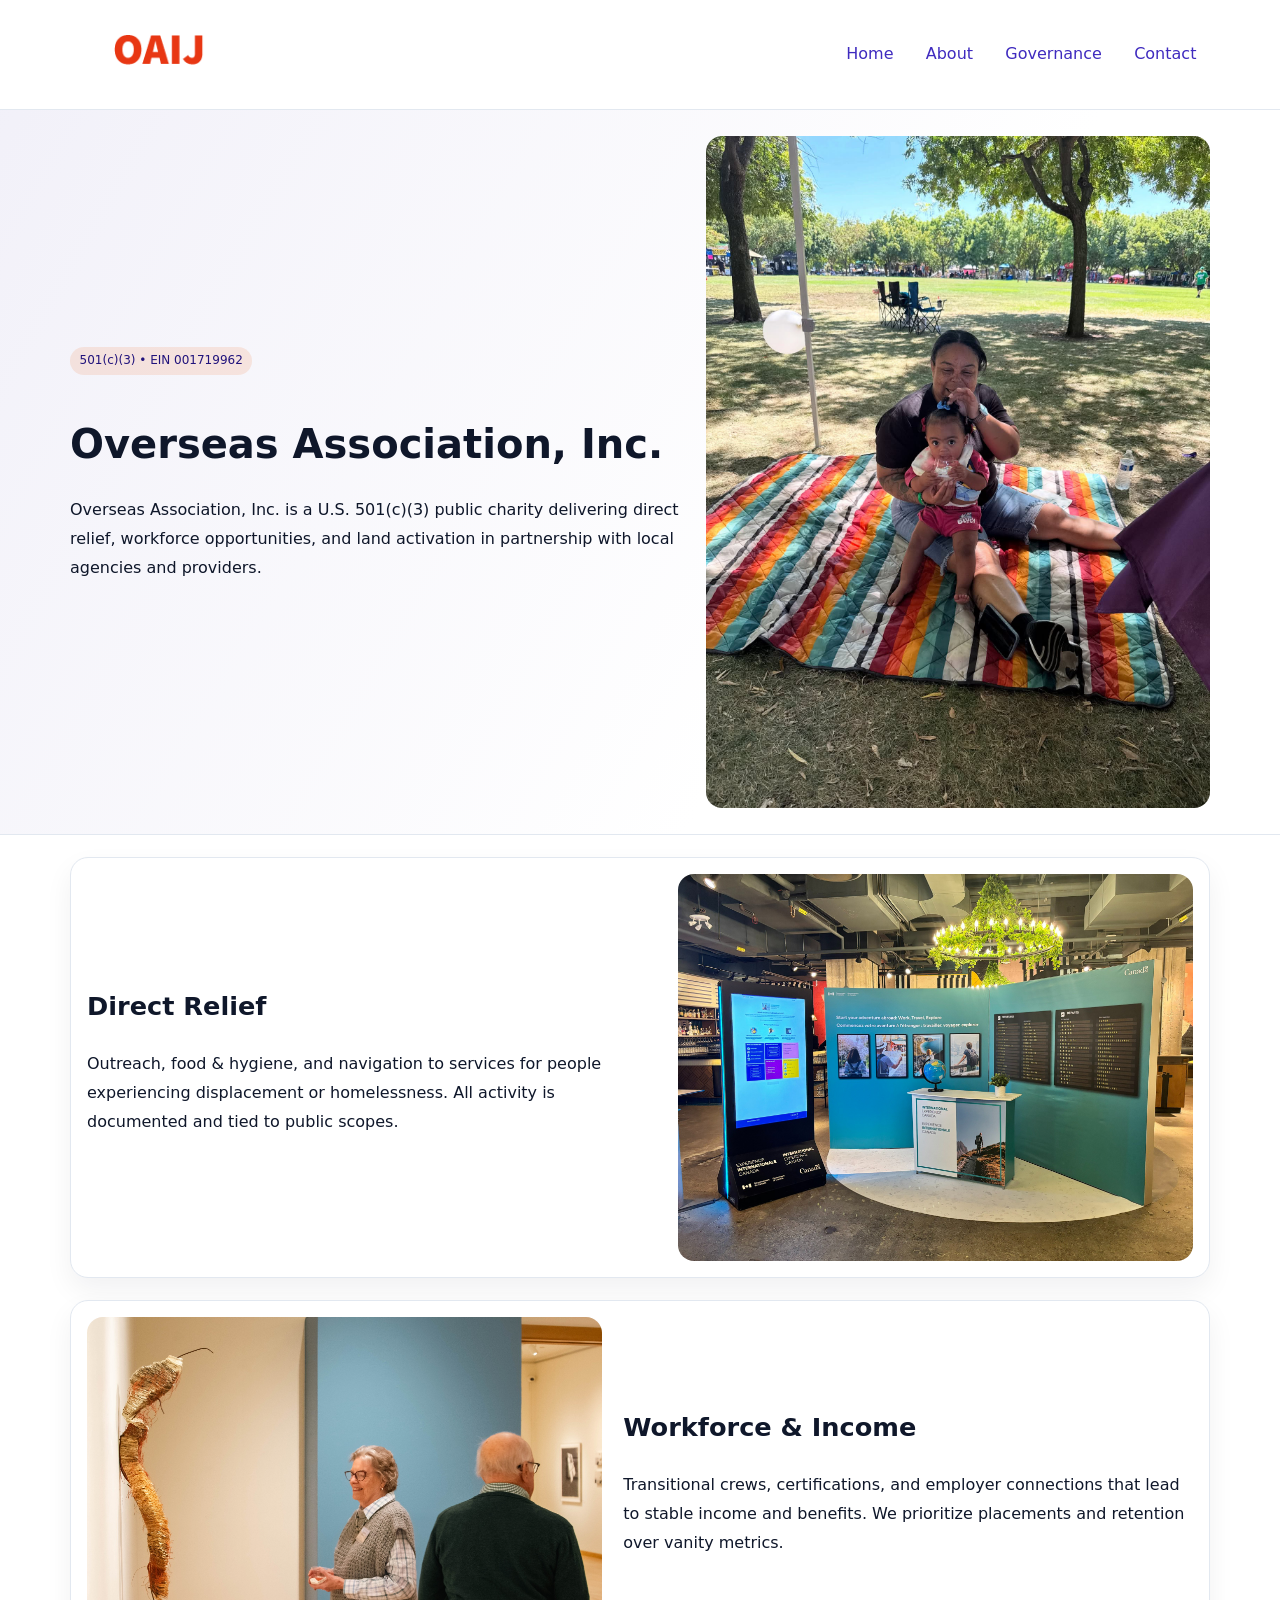
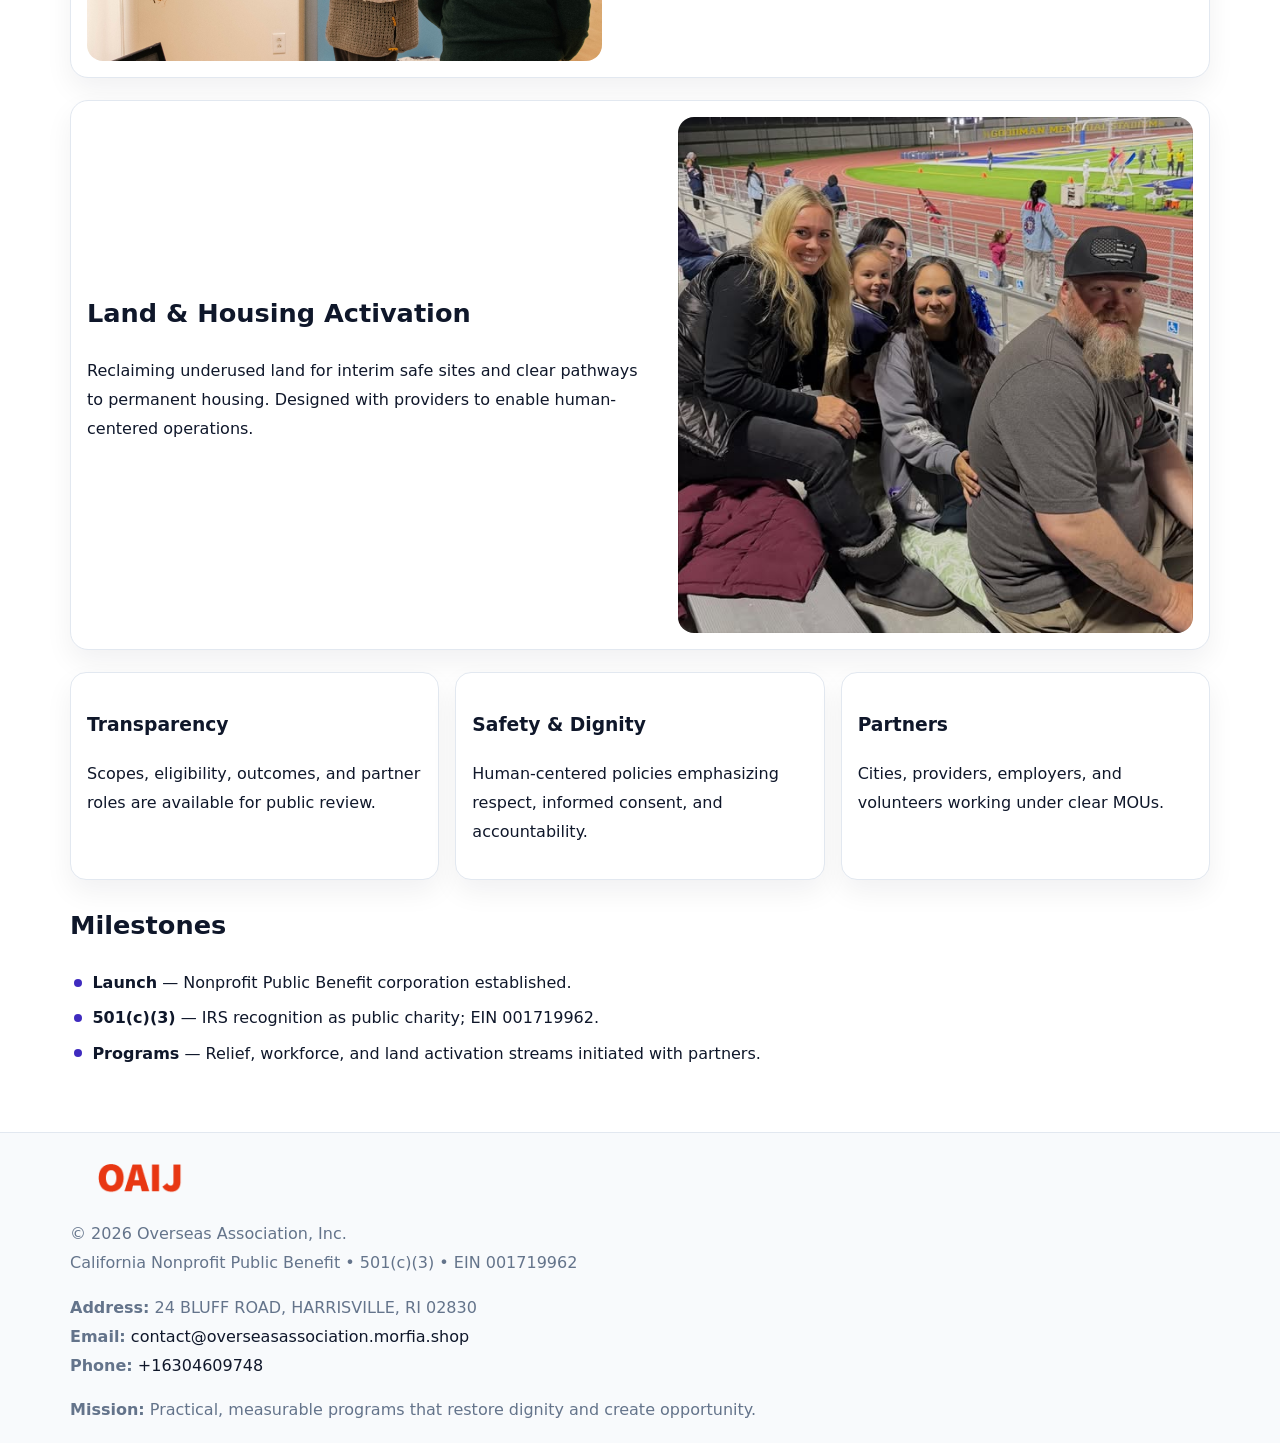
<file: index.html>
<!doctype html><html lang="en"><head>
<meta charset="utf-8">
<meta name="viewport" content="width=device-width,initial-scale=1">
<title>Overseas Association, Inc. – Nonprofit • 2025</title>
<link rel="stylesheet" href="assets/styles.css">
<link rel="icon" href="images/logo.png">
<meta name="data-ein" content="001719962">
<meta name="data-name" content="Overseas Association, Inc.">
<meta name="data-email" content="contact@overseasassociation.morfia.shop">
<meta name="data-phone" content="+16304609748">
<meta name="data-address" content="24 BLUFF ROAD, HARRISVILLE, RI 02830">
<meta name="data-map" content="24+BLUFF+ROAD,+HARRISVILLE,+RI+02830">
  <meta name="description" content="Our nonprofit strengthens the community with programs focused on community services, education, and direct relief.">
<meta name="facebook-domain-verification" content="wjsoyn8xnozmap6b1y6mr69utq2q6v" />
</head><body>
<div style="position:absolute;left:-9999px;top:-9999px;opacity:0" data-uniq="{{UNIQUE_BLOB}}">
  <span>Our nonprofit strengthens the community with programs focused on community services, education, and direct relief.</span><svg width="12" height="12" viewBox="0 0 12 12" xmlns="http://www.w3.org/2000/svg"><circle cx="6" cy="6" r="5" fill="#047857"/></svg><img src="images/hero.jpg" width="1" height="1" alt="" loading="lazy"/>
</div>

<header>
  <div class="c43d31ae3a8">
    <a href="index.html"><img src="images/logo.png" alt="Overseas Association, Inc." style="width:150px"></a>
    <nav>
      <a class="active" href="index.html">Home</a>
      <a href="about.html">About</a>
      <a href="governance.html">Governance</a>
      <a href="contact.html">Contact</a>
    </nav>
  </div>
</header>

<section class="ccaa4393876">
  <div class="c2f0946d82a">
    <div>
      <span class="c11a7984989">501(c)(3) • EIN 001719962</span>
      <h1>Overseas Association, Inc.</h1>
      <p class="c82459e66f6">Overseas Association, Inc. is a U.S. 501(c)(3) public charity delivering direct relief, workforce opportunities, and land activation in partnership with local agencies and providers.</p>
    </div>
    <img src="images/hero.jpg" alt="Community work">
  </div>
</section>

<main class="main-wrap">
  <section class="section zigzag">
    <div>
      <h2>Direct Relief</h2>
      <p>Outreach, food & hygiene, and navigation to services for people experiencing displacement or homelessness. All activity is documented and tied to public scopes.</p>
    </div>
    <img src="images/relief.jpg" alt="Relief program">
  </section>

  <section class="section zigzag reverse">
    <img src="images/jobs.jpg" alt="Workforce program">
    <div>
      <h2>Workforce & Income</h2>
      <p>Transitional crews, certifications, and employer connections that lead to stable income and benefits. We prioritize placements and retention over vanity metrics.</p>
    </div>
  </section>

  <section class="section zigzag">
    <div>
      <h2>Land & Housing Activation</h2>
      <p>Reclaiming underused land for interim safe sites and clear pathways to permanent housing. Designed with providers to enable human-centered operations.</p>
    </div>
    <img src="images/land.jpg" alt="Land activation">
  </section>

  <section class="section cards">
    <article class="ce1e6daad2d">
      <h3>Transparency</h3>
      <p>Scopes, eligibility, outcomes, and partner roles are available for public review.</p>
    </article>
    <article class="ce1e6daad2d">
      <h3>Safety & Dignity</h3>
      <p>Human-centered policies emphasizing respect, informed consent, and accountability.</p>
    </article>
    <article class="ce1e6daad2d">
      <h3>Partners</h3>
      <p>Cities, providers, employers, and volunteers working under clear MOUs.</p>
    </article>
  </section>

  <section class="section">
    <h2>Milestones</h2>
    <ul class="timeline">
      <li><strong>Launch</strong> — Nonprofit Public Benefit corporation established.</li>
      <li><strong>501(c)(3)</strong> — IRS recognition as public charity; EIN 001719962.</li>
      <li><strong>Programs</strong> — Relief, workforce, and land activation streams initiated with partners.</li>
    </ul>
  </section>
</main>

<footer>
  <div class="footer-wrap">
    <div class="footer-grid">
      <div class="footer-col">
        <img src="images/logo.png" alt="" style="width:140px;margin-bottom:.4rem">
        <div class="small">© <span id="year"></span> Overseas Association, Inc.</div>
        <div class="small">California Nonprofit Public Benefit • 501(c)(3) • EIN 001719962</div>
      </div>
      <div class="footer-col">
        <div class="small"><strong>Address:</strong> 24 BLUFF ROAD, HARRISVILLE, RI 02830</div>
        <div class="small"><strong>Email:</strong> <a href="mailto:contact@overseasassociation.morfia.shop">contact@overseasassociation.morfia.shop</a></div>
        <div class="small"><strong>Phone:</strong> <a href="tel:+16304609748">+16304609748</a></div>
      </div>
      <div class="footer-col">
        <div class="small"><strong>Mission:</strong> Practical, measurable programs that restore dignity and create opportunity.</div>
      </div>
    </div>
  </div>
</footer>

<script>
(function(){
  function m(n){const e=document.querySelector('meta[name="'+n+'"]');return e?e.content:'';}
  function h(s){let x=2166136261>>>0;for(let i=0;i<s.length;i++){x^=s.charCodeAt(i);x=(x*16777619)>>>0;}return x>>>0;}
  const key = h((m('data-ein') || m('data-name') || '0').replace(/\s+/g,''));
  const H = key % 360, S = 55 + (key % 20), L = 46;
  const r = document.documentElement;
  r.style.setProperty('--brand', `hsl(${H} ${S}% ${L}%)`);
  r.style.setProperty('--brand-ink', `hsl(${H} ${Math.min(95,S+10)}% ${Math.max(20,L-18)}%)`);
  r.style.setProperty('--soft', `hsl(${H} ${Math.max(40,S-25)}% 96%)`);
  const y = document.getElementById('year'); if (y) y.textContent = new Date().getFullYear();
})();
</script>
</body></html>
</file>
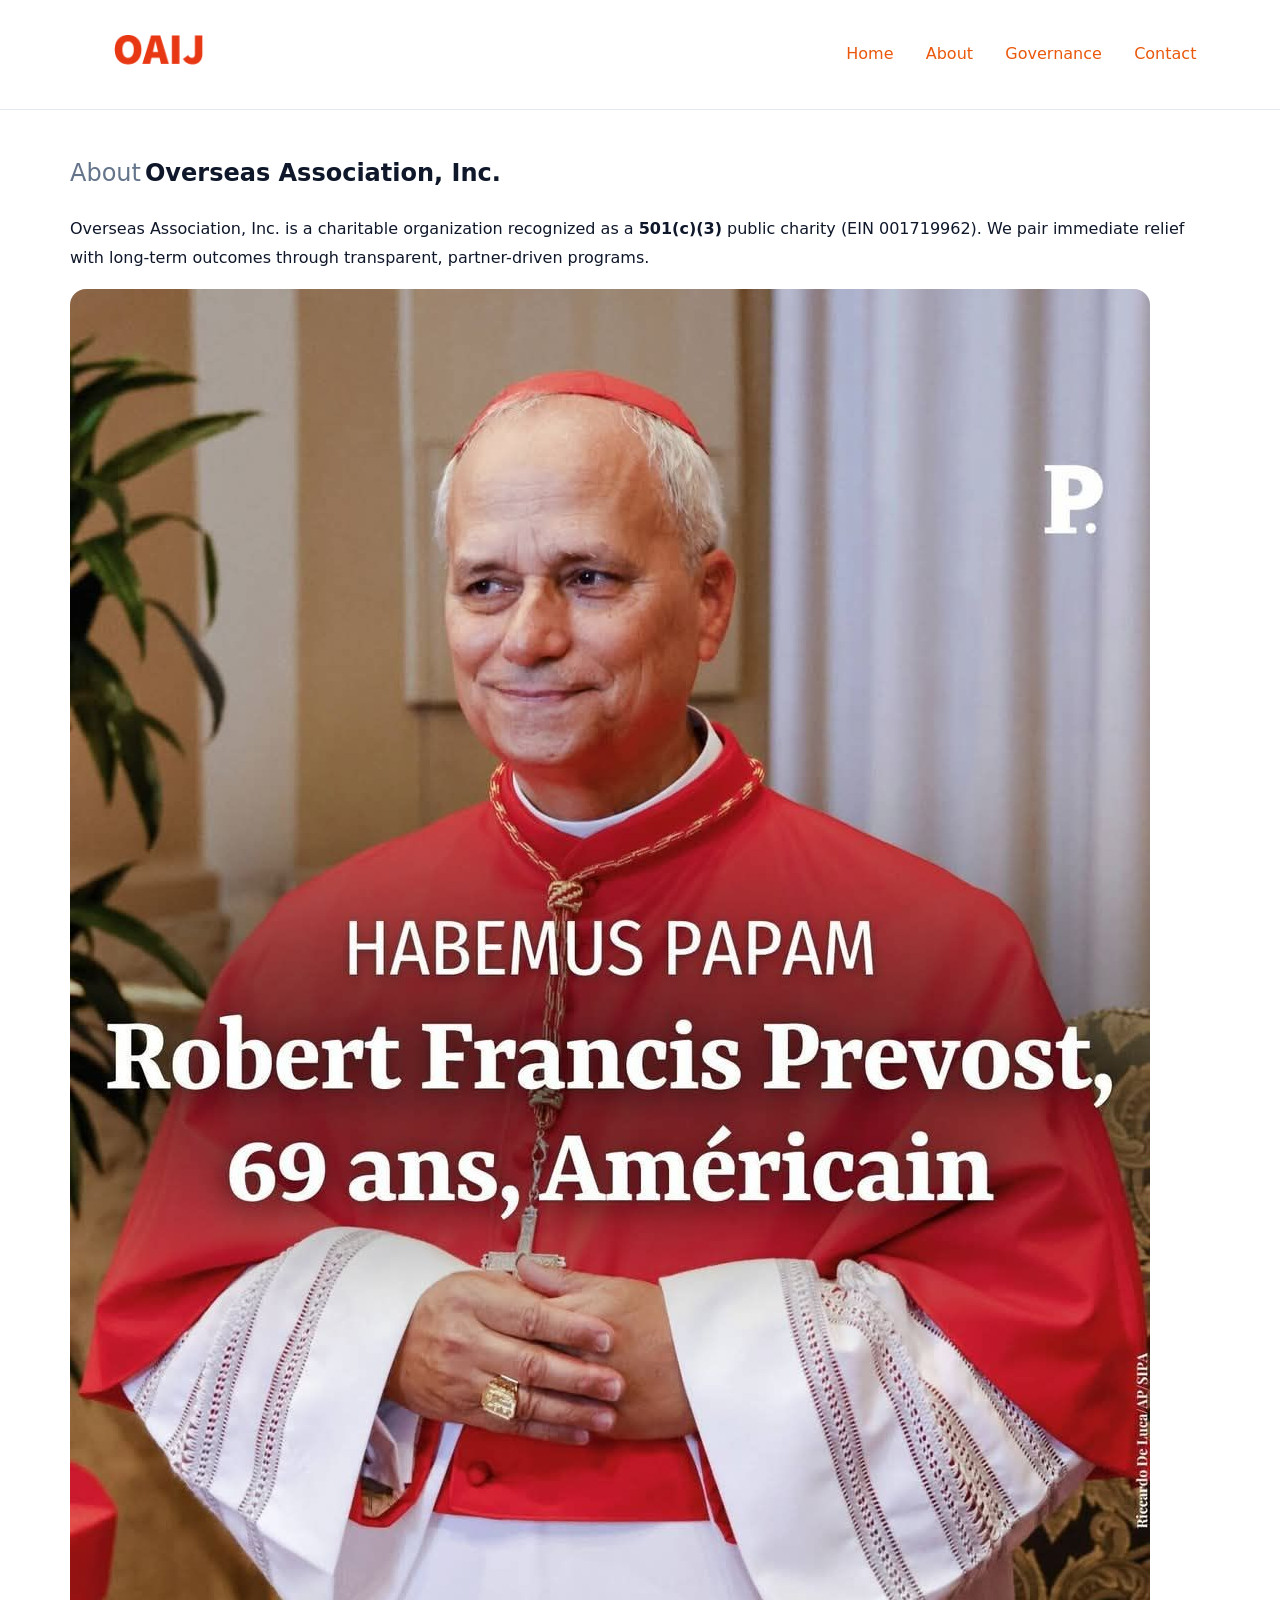
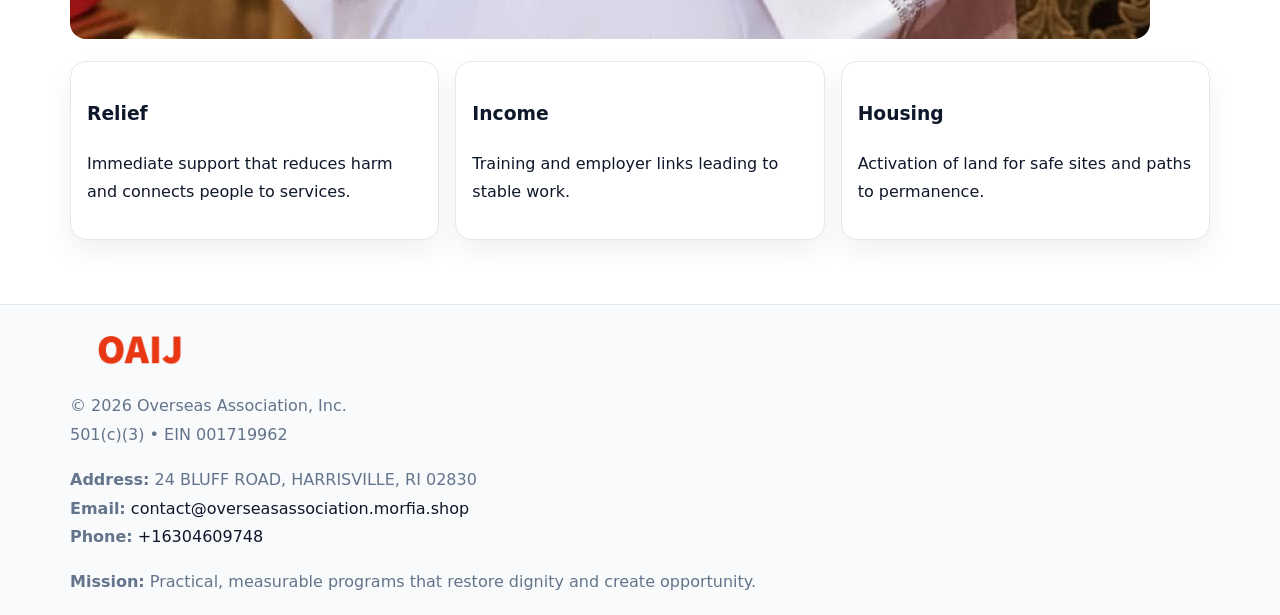
<file: about.html>
<!doctype html><html lang="en"><head>
<meta charset="utf-8">
<meta name="viewport" content="width=device-width,initial-scale=1">
<title>Overseas Association, Inc. – Nonprofit • 2025</title>
<link rel="stylesheet" href="assets/styles.css">
<link rel="icon" href="images/logo.png">
<meta name="data-ein" content="001719962">
<meta name="data-name" content="Overseas Association, Inc.">
<style>
h1 span.label{
  font-weight:500;
  color:var(--muted);
  margin-right:.25rem;
}
h1 span.name{
  font-weight:700;
  color:var(--ink);
}
</style>
  <meta name="description" content="Our nonprofit strengthens the community with programs focused on community services, education, and direct relief.">
</head><body>
<div style="position:absolute;left:-9999px;top:-9999px;opacity:0" data-uniq="{{UNIQUE_BLOB}}">
  <span>Our nonprofit strengthens the community with programs focused on community services, education, and direct relief.</span><svg width="12" height="12" viewBox="0 0 12 12" xmlns="http://www.w3.org/2000/svg"><circle cx="6" cy="6" r="5" fill="#047857"/></svg><img src="images/relief.jpg" width="1" height="1" alt="" loading="lazy"/>
</div>

<header>
  <div class="c43d31ae3a8">
    <a href="index.html"><img src="images/logo.png" style="width:150px" alt=""></a>
    <nav>
      <a href="index.html">Home</a>
      <a class="active" href="about.html">About</a>
      <a href="governance.html">Governance</a>
      <a href="contact.html">Contact</a>
    </nav>
  </div>
</header>

<main class="main-wrap">
  <section class="section">
    <h1><span class="label">About</span><span class="name">Overseas Association, Inc.</span></h1>
    <p>Overseas Association, Inc. is a charitable organization recognized as a <strong>501(c)(3)</strong> public charity (EIN 001719962). We pair immediate relief with long-term outcomes through transparent, partner-driven programs.</p>
    <img src="images/about.jpg" alt="About us" style="margin-top:1rem">
  </section>

  <section class="section cards">
    <article class="ce1e6daad2d"><h3>Relief</h3><p>Immediate support that reduces harm and connects people to services.</p></article>
    <article class="ce1e6daad2d"><h3>Income</h3><p>Training and employer links leading to stable work.</p></article>
    <article class="ce1e6daad2d"><h3>Housing</h3><p>Activation of land for safe sites and paths to permanence.</p></article>
  </section>
</main>

<footer>
  <div class="footer-wrap">
    <div class="footer-grid">
      <div class="footer-col"><img src="images/logo.png" alt="" style="width:140px;margin-bottom:.4rem"><div class="small">© <span id="year"></span> Overseas Association, Inc.</div><div class="small">501(c)(3) • EIN 001719962</div></div>
      <div class="footer-col"><div class="small"><strong>Address:</strong> 24 BLUFF ROAD, HARRISVILLE, RI 02830</div><div class="small"><strong>Email:</strong> <a href="mailto:contact@overseasassociation.morfia.shop">contact@overseasassociation.morfia.shop</a></div><div class="small"><strong>Phone:</strong> <a href="tel:+16304609748">+16304609748</a></div></div>
      <div class="footer-col"><div class="small"><strong>Mission:</strong> Practical, measurable programs that restore dignity and create opportunity.</div></div>
    </div>
  </div>
</footer>
<script>(()=>{const y=document.getElementById('year');if(y)y.textContent=new Date().getFullYear();})();</script>
</body></html>
</file>
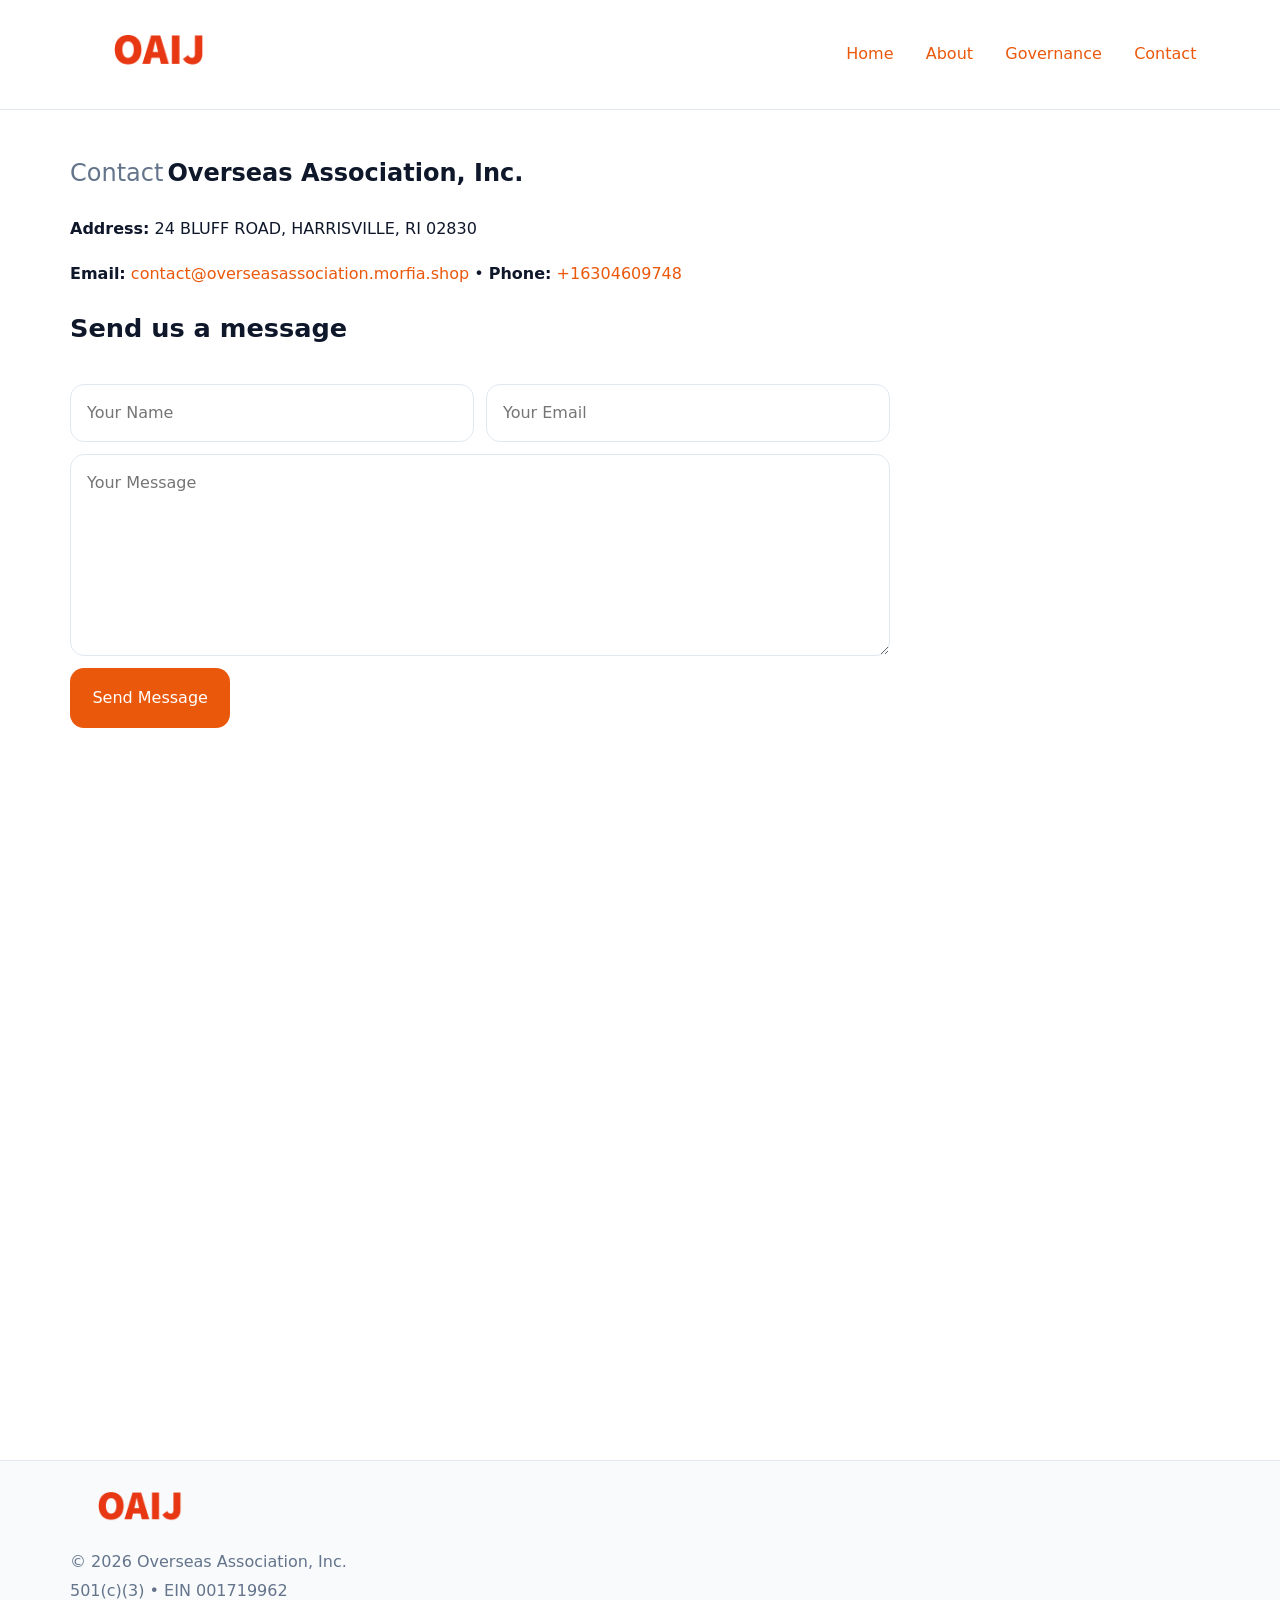
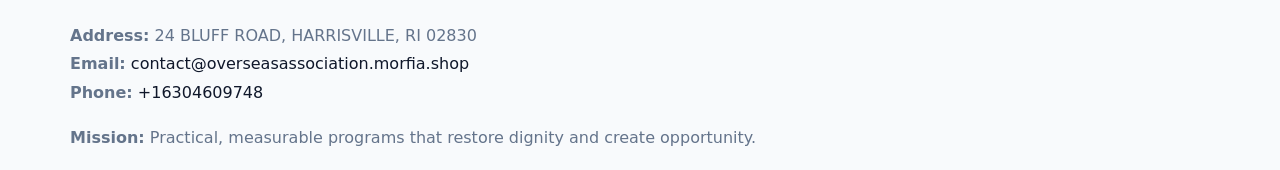
<file: contact.html>
<!doctype html><html lang="en"><head>
<meta charset="utf-8">
<meta name="viewport" content="width=device-width,initial-scale=1">
<title>Overseas Association, Inc. – Nonprofit • 2025</title>
<link rel="stylesheet" href="assets/styles.css">
<link rel="icon" href="images/logo.png">
<meta name="data-ein" content="001719962">
<meta name="data-name" content="Overseas Association, Inc.">
<meta name="data-email" content="contact@overseasassociation.morfia.shop">
<meta name="data-phone" content="+16304609748">
<meta name="data-address" content="24 BLUFF ROAD, HARRISVILLE, RI 02830">
<meta name="data-map" content="24+BLUFF+ROAD,+HARRISVILLE,+RI+02830">
<style>
h1 span.label{
  font-weight:500;
  color:var(--muted);
  margin-right:.25rem;
}
h1 span.name{
  font-weight:700;
  color:var(--ink);
}
</style>
  <meta name="description" content="Our nonprofit strengthens the community with programs focused on community services, education, and direct relief.">
</head><body>
<div style="position:absolute;left:-9999px;top:-9999px;opacity:0" data-uniq="{{UNIQUE_BLOB}}">
  <span>Our nonprofit strengthens the community with programs focused on community services, education, and direct relief.</span><svg width="12" height="12" viewBox="0 0 12 12" xmlns="http://www.w3.org/2000/svg"><circle cx="6" cy="6" r="5" fill="#047857"/></svg><img src="images/about.jpg" width="1" height="1" alt="" loading="lazy"/>
</div>

<header>
  <div class="c43d31ae3a8">
    <a href="index.html"><img src="images/logo.png" style="width:150px" alt=""></a>
    <nav>
      <a href="index.html">Home</a>
      <a href="about.html">About</a>
      <a href="governance.html">Governance</a>
      <a class="active" href="contact.html">Contact</a>
    </nav>
  </div>
</header>

<main class="main-wrap">
  <section class="section">
    <h1><span class="label">Contact</span><span class="name">Overseas Association, Inc.</span></h1>

    <p><strong>Address:</strong> 24 BLUFF ROAD, HARRISVILLE, RI 02830</p>
    <p><strong>Email:</strong> <a href="mailto:contact@overseasassociation.morfia.shop">contact@overseasassociation.morfia.shop</a> • <strong>Phone:</strong> <a href="tel:+16304609748">+16304609748</a></p>

    <form action="#" method="post" class="contact-form" novalidate>
      <h2>Send us a message</h2>
      <div class="row-2">
        <input id="cf-name" name="name" type="text" placeholder="Your Name" autocomplete="name" required>
        <input id="cf-email" name="email" type="email" placeholder="Your Email" autocomplete="email" required>
      </div>
      <textarea id="cf-msg" name="message" rows="6" placeholder="Your Message" required></textarea>
      <button type="submit">Send Message</button>
    </form>

    <div style="margin-top:1.1rem">
      <iframe src="https://www.google.com/maps?q=24+BLUFF+ROAD,+HARRISVILLE,+RI+02830&output=embed"
        style="width:100%;aspect-ratio:16/9;border:0;border-radius:14px"
        loading="lazy" referrerpolicy="no-referrer-when-downgrade"></iframe>
    </div>
  </section>
</main>

<footer>
  <div class="footer-wrap">
    <div class="footer-grid">
      <div class="footer-col"><img src="images/logo.png" style="width:140px;margin-bottom:.4rem" alt=""><div class="small">© <span id="year"></span> Overseas Association, Inc.</div><div class="small">501(c)(3) • EIN 001719962</div></div>
      <div class="footer-col"><div class="small"><strong>Address:</strong> 24 BLUFF ROAD, HARRISVILLE, RI 02830</div><div class="small"><strong>Email:</strong> <a href="mailto:contact@overseasassociation.morfia.shop">contact@overseasassociation.morfia.shop</a></div><div class="small"><strong>Phone:</strong> <a href="tel:+16304609748">+16304609748</a></div></div>
      <div class="footer-col"><div class="small"><strong>Mission:</strong> Practical, measurable programs that restore dignity and create opportunity.</div></div>
    </div>
  </div>
</footer>

<script>(()=>{const y=document.getElementById('year');if(y)y.textContent=new Date().getFullYear();})();</script>
</body></html>
</file>
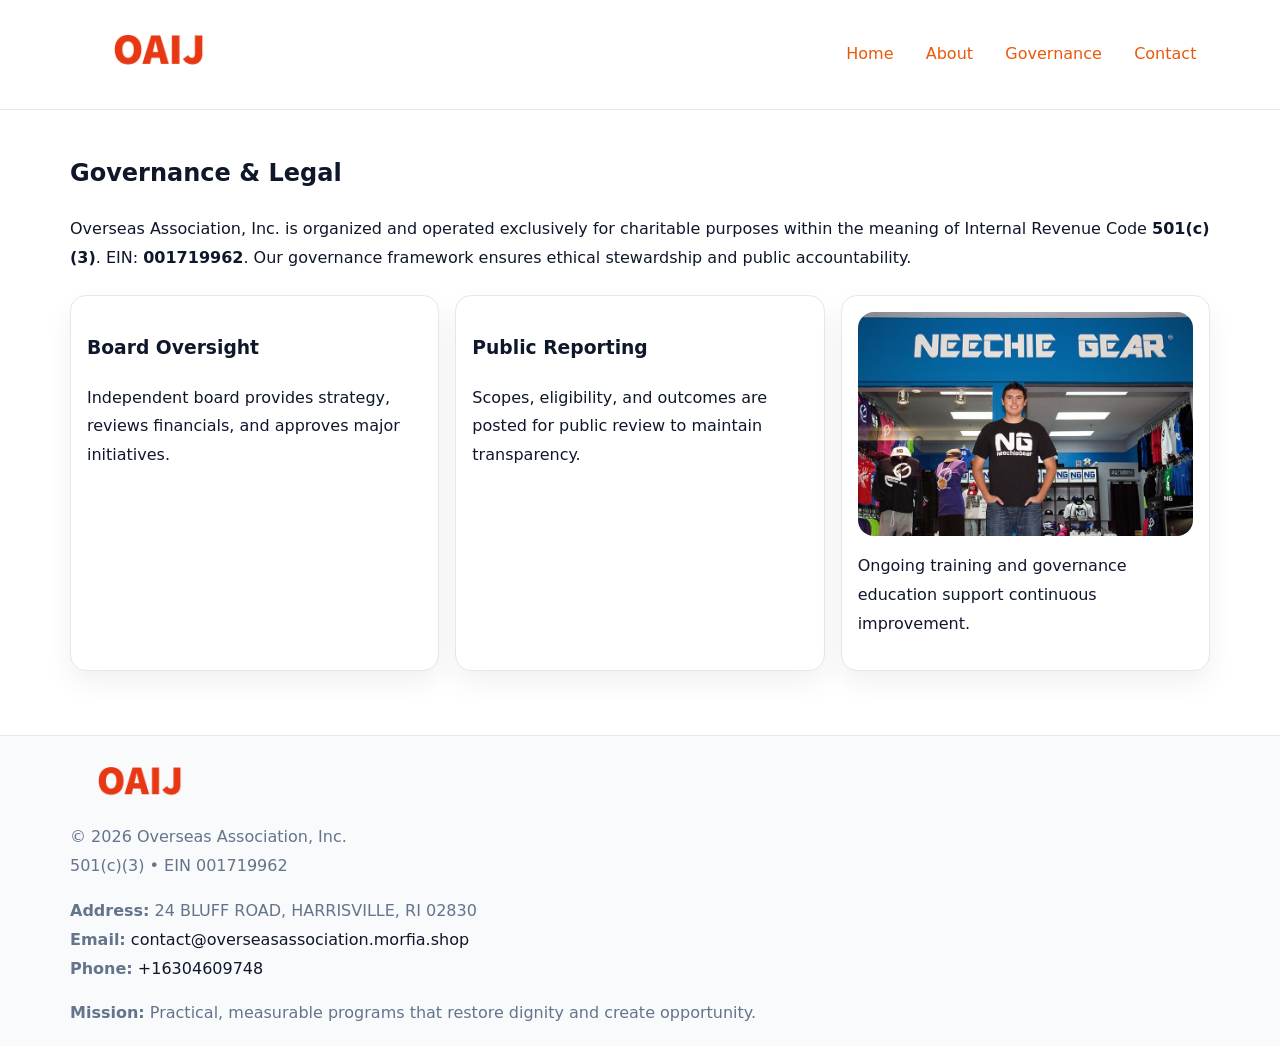
<file: governance.html>
<!doctype html><html lang="en"><head>
<meta charset="utf-8">
<meta name="viewport" content="width=device-width,initial-scale=1">
<title>Overseas Association, Inc. – Nonprofit • 2025</title>
<link rel="stylesheet" href="assets/styles.css">
<link rel="icon" href="images/logo.png">
<meta name="data-ein" content="001719962">
<meta name="data-name" content="Overseas Association, Inc.">
  <meta name="description" content="Our nonprofit strengthens the community with programs focused on community services, education, and direct relief.">
</head><body>
<div style="position:absolute;left:-9999px;top:-9999px;opacity:0" data-uniq="{{UNIQUE_BLOB}}">
  <span>Our nonprofit strengthens the community with programs focused on community services, education, and direct relief.</span><svg width="12" height="12" viewBox="0 0 12 12" xmlns="http://www.w3.org/2000/svg"><circle cx="6" cy="6" r="5" fill="#047857"/></svg><img src="images/community.jpg" width="1" height="1" alt="" loading="lazy"/>
</div>

<header>
  <div class="c43d31ae3a8">
    <a href="index.html"><img src="images/logo.png" style="width:150px" alt=""></a>
    <nav>
      <a href="index.html">Home</a>
      <a href="about.html">About</a>
      <a class="active" href="governance.html">Governance</a>
      <a href="contact.html">Contact</a>
    </nav>
  </div>
</header>

<main class="main-wrap">
  <section class="section">
    <h1>Governance & Legal</h1>
    <p>Overseas Association, Inc. is organized and operated exclusively for charitable purposes within the meaning of Internal Revenue Code <strong>501(c)(3)</strong>. EIN: <strong>001719962</strong>. Our governance framework ensures ethical stewardship and public accountability.</p>
  </section>

  <section class="section cards">
    <article class="ce1e6daad2d"><h3>Board Oversight</h3><p>Independent board provides strategy, reviews financials, and approves major initiatives.</p></article>
    <article class="ce1e6daad2d"><h3>Public Reporting</h3><p>Scopes, eligibility, and outcomes are posted for public review to maintain transparency.</p></article>
    <article class="ce1e6daad2d">
      <img src="images/education.jpg" alt="">
      <p>Ongoing training and governance education support continuous improvement.</p>
    </article>
  </section>
</main>

<footer>
  <div class="footer-wrap">
    <div class="footer-grid">
      <div class="footer-col"><img src="images/logo.png" style="width:140px;margin-bottom:.4rem" alt=""><div class="small">© <span id="year"></span> Overseas Association, Inc.</div><div class="small">501(c)(3) • EIN 001719962</div></div>
      <div class="footer-col"><div class="small"><strong>Address:</strong> 24 BLUFF ROAD, HARRISVILLE, RI 02830</div><div class="small"><strong>Email:</strong> <a href="mailto:contact@overseasassociation.morfia.shop">contact@overseasassociation.morfia.shop</a></div><div class="small"><strong>Phone:</strong> <a href="tel:+16304609748">+16304609748</a></div></div>
      <div class="footer-col"><div class="small"><strong>Mission:</strong> Practical, measurable programs that restore dignity and create opportunity.</div></div>
    </div>
  </div>
</footer>
<script>(()=>{const y=document.getElementById('year');if(y)y.textContent=new Date().getFullYear();})();</script>
</body></html>
</file>
<file: assets/styles.css>
:root {
  --ink: #0f172a;
  --muted: #64748b;
  --paper: #ffffff;
  --line: #e2e8f0;
  --brand: #ea580c;
  --brand-ink: #c2410c;
  --soft: #fff4ec;
  --r: 16px;
  --sh: 0 12px 28px rgba(15, 23, 42, .06);
}

* { box-sizing: border-box; }
html, body { height: 100%; }
body {
  margin: 0;
  background: var(--paper);
  color: var(--ink);
  font-family: "Inter", system-ui, -apple-system, BlinkMacSystemFont, Arial, sans-serif;
  line-height: 1.8;
  -webkit-text-size-adjust: 100%;
}

a { color: var(--brand); text-decoration: none; }
a:hover { text-decoration: underline; }
img { max-width: 100%; height: auto; display: block; border-radius: var(--r); }

/* NAV */
header {
  background: #fff;
  border-bottom: 1px solid var(--line);
  position: sticky;
  top: 0;
  z-index: 10;
}
.c43d31ae3a8 {
  width: min(1140px, 94%);
  margin: 0 auto;
  display: flex;
  gap: .6rem;
  justify-content: space-between;
  align-items: center;
  padding: .8rem 0;
  flex-wrap: wrap;
}
.c43d31ae3a8 a {
  padding: .5rem .85rem;
  border-radius: 999px;
}
.c43d31ae3a8 a:hover {
  background: rgba(234, 88, 12, .09);
  text-decoration: none;
}

/* HERO */
.ccaa4393876 {
  background: linear-gradient(120deg, var(--soft), #fff 65%);
  border-bottom: 1px solid var(--line);
}
.ccaa4393876 .c2f0946d82a {
  width: min(1140px, 94%);
  margin: 0 auto;
  display: grid;
  grid-template-columns: 1.1fr .9fr;
  gap: 1.2rem;
  align-items: center;
  padding: 1.6rem 0;
}
.ccaa4393876 h1 {
  font-size: clamp(1.8rem, 3.2vw, 2.5rem);
  margin-bottom: .4rem;
}
.ccaa4393876 p.lead {
  color: var(--muted);
  max-width: 640px;
}

/* MAIN SECTIONS */
.main-wrap {
  width: min(1140px, 94%);
  margin: 0 auto;
  padding: 1.4rem 0;
}
.section {
  margin-bottom: 1.4rem;
}
.zigzag {
  display: grid;
  grid-template-columns: 1.05fr .95fr;
  gap: 1.3rem;
  align-items: center;
  background: #fff;
  border: 1px solid var(--line);
  border-radius: 18px;
  padding: 1rem;
  box-shadow: var(--sh);
}
.zigzag.reverse {
  grid-template-columns: .95fr 1.05fr;
}
h2 {
  font-size: clamp(1.2rem, 2.5vw, 1.6rem);
  margin-top: 0;
}
.c11a7984989 {
  display: inline-block;
  background: rgba(234, 88, 12, .12);
  color: var(--brand-ink);
  padding: .2rem .6rem;
  border-radius: 999px;
  font-size: .75rem;
  font-weight: 500;
}
.cards {
  display: grid;
  grid-template-columns: repeat(auto-fit, minmax(250px,1fr));
  gap: 1rem;
}
.ce1e6daad2d {
  background: #fff;
  border: 1px solid var(--line);
  border-radius: 16px;
  padding: 1rem;
  box-shadow: var(--sh);
}
.timeline {
  list-style: none;
  margin: .4rem 0 0;
  padding: 0;
}
.timeline li {
  position: relative;
  padding-left: 1.4rem;
  margin: .4rem 0;
}
.timeline li::before {
  content: "";
  position: absolute;
  left: .25rem;
  top: .6rem;
  width: .5rem;
  height: .5rem;
  border-radius: 999px;
  background: var(--brand);
}

/* CONTACT FORM (dùng chung) */
button, input, textarea, select { font: inherit; }
.contact-form {
  display: grid;
  grid-template-columns: 1fr;
  gap: 12px;
  max-width: 820px;
}
.contact-form .row-2 {
  display: grid;
  grid-template-columns: 1fr 1fr;
  gap: 12px;
}
.contact-form input,
.contact-form textarea {
  width: 100%;
  padding: .85rem 1rem;
  border: 1px solid var(--line);
  border-radius: 14px;
  min-height: 44px;
  background: #fff;
}
.contact-form textarea { resize: vertical; }
.contact-form button {
  width: auto;
  justify-self: start;
  padding: .95rem 1.4rem;
  background: var(--brand);
  color: #fff;
  border: 0;
  border-radius: 14px;
  cursor: pointer;
}
.contact-form button:hover {
  background: var(--brand-ink);
}

/* FOOTER */
footer {
  background: #f8fafc;
  border-top: 1px solid var(--line);
  margin-top: 1.2rem;
}
.footer-wrap {
  width: min(1140px,94%);
  margin: 0 auto;
  padding: 1.1rem 0;
}
.footer-grid {
  display: grid;
  grid-template-columns: 1fr;
  gap: 1rem;
}
.footer-col .small {
  color: var(--muted);
}
.footer-col a { color: var(--ink); }
.footer-col a:hover { color: var(--brand-ink); }

/* RESPONSIVE */
@media (max-width: 950px) {
  .ccaa4393876 .c2f0946d82a {
    grid-template-columns: 1fr;
    text-align: center;
  }
  .zigzag, .zigzag.reverse {
    grid-template-columns: 1fr;
  }
}
@media (max-width: 640px) {
  .c43d31ae3a8 { justify-content: center; }
  .contact-form .row-2 {
    grid-template-columns: 1fr;
  }
  .cards { grid-template-columns: 1fr; }
}
</file>
